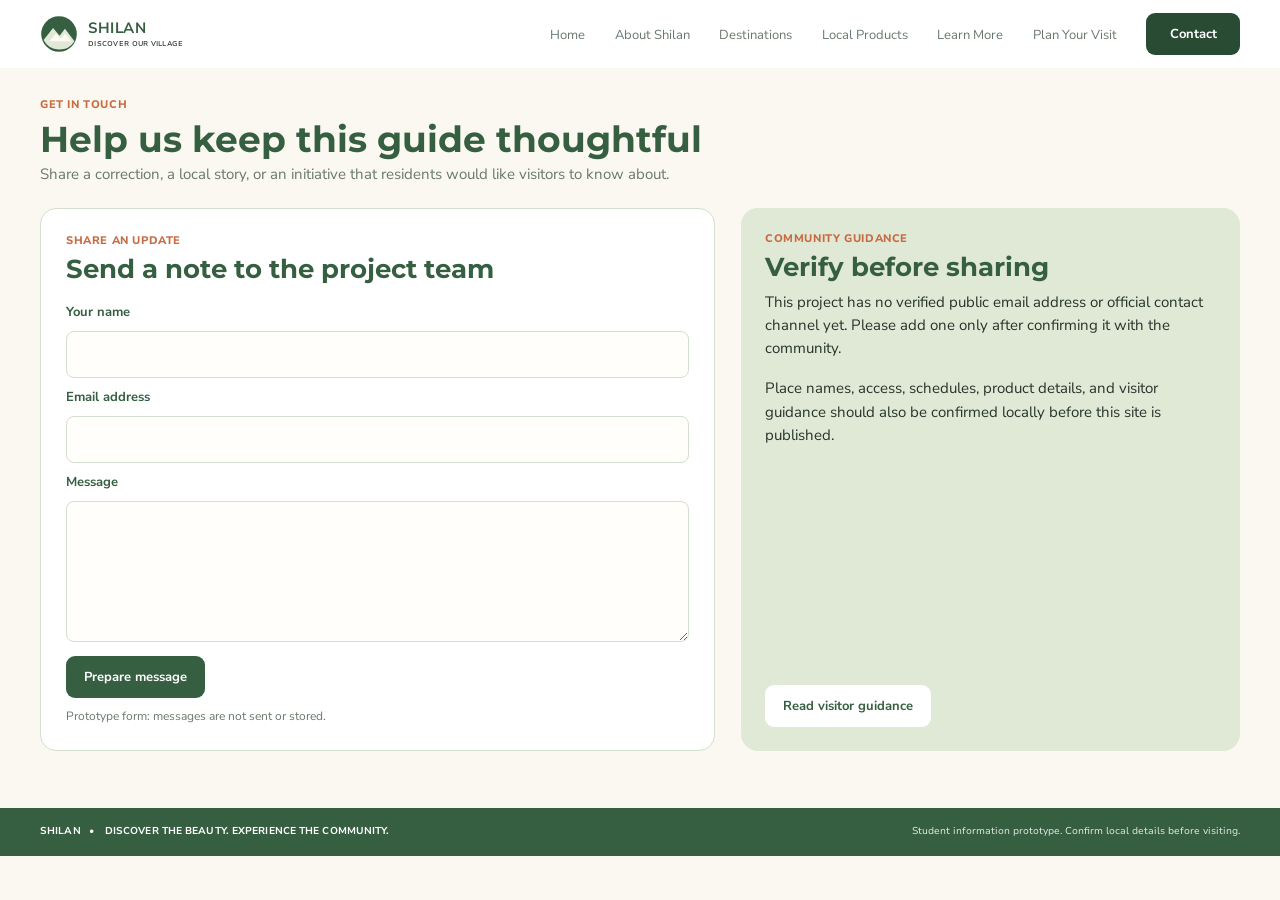
<file: contact.html>
<!doctype html>
<html lang="en">
<head>
  <meta charset="utf-8">
  <meta name="viewport" content="width=device-width, initial-scale=1">
  <meta name="description" content="A community-led introduction to Shilan in La Trinidad, Benguet.">
  <title>Contact | Shilan</title>
  <link rel="icon" href="images/mark.svg" type="image/svg+xml">
  <link rel="stylesheet" href="css/styles.css">
  <script src="js/site.js" defer></script>
</head>
<body>
  <a class="skip-link" href="#main">Skip to content</a>
  <header class="site-header">
    <div class="header-inner wrap">
      <a class="brand" href="index.html" aria-label="Shilan, home">
        <img src="images/mark.svg" alt="">
        <span><strong>SHILAN</strong><small>Discover our village</small></span>
      </a>
      <button class="menu-toggle" type="button" aria-expanded="false" aria-controls="primary-nav">
        <span class="sr-only">Toggle navigation</span><span class="menu-lines" aria-hidden="true"></span>
      </button>
      <nav class="primary-nav" id="primary-nav" aria-label="Main navigation">
        <a href="index.html">Home</a>
        <a href="about.html">About Shilan</a>
        <a href="destinations.html">Destinations</a>
        <a href="local-products.html">Local Products</a>
        <a href="learn-more.html">Learn More</a>
        <a href="plan-visit.html">Plan Your Visit</a>
        <a class="nav-contact active" href="contact.html" aria-current="page">Contact</a>
      </nav>
    </div>
  </header>
  <main id="main">
    <section class="page-intro wrap">
  <p class="eyebrow">Get in touch</p><h1>Help us keep this guide thoughtful</h1>
  <p>Share a correction, a local story, or an initiative that residents would like visitors to know about.</p>
</section>
<section class="contact-layout wrap">
  <article class="surface-card contact-form-card">
    <p class="eyebrow">Share an update</p><h2>Send a note to the project team</h2>
    <form id="contact-form">
      <label for="name">Your name</label><input id="name" name="name" autocomplete="name" required>
      <label for="email">Email address</label><input id="email" name="email" type="email" autocomplete="email" required>
      <label for="message">Message</label><textarea id="message" name="message" rows="5" required></textarea>
      <button class="button button-primary" type="submit">Prepare message</button>
      <p class="form-note" id="form-status" role="status" aria-live="polite">Prototype form: messages are not sent or stored.</p>
    </form>
  </article>
  <aside class="guidance-card contact-note">
    <p class="eyebrow">Community guidance</p><h2>Verify before sharing</h2>
    <p>This project has no verified public email address or official contact channel yet. Please add one only after confirming it with the community.</p>
    <p>Place names, access, schedules, product details, and visitor guidance should also be confirmed locally before this site is published.</p>
    <a class="button button-light" href="plan-visit.html">Read visitor guidance</a>
  </aside>
</section>
  </main>
  <footer class="site-footer">
    <div class="wrap footer-inner">
      <p><strong>SHILAN</strong><span aria-hidden="true">•</span> Discover the beauty. Experience the community.</p>
      <p class="footer-note">Student information prototype. Confirm local details before visiting.</p>
    </div>
  </footer>
</body>
</html>
</file>
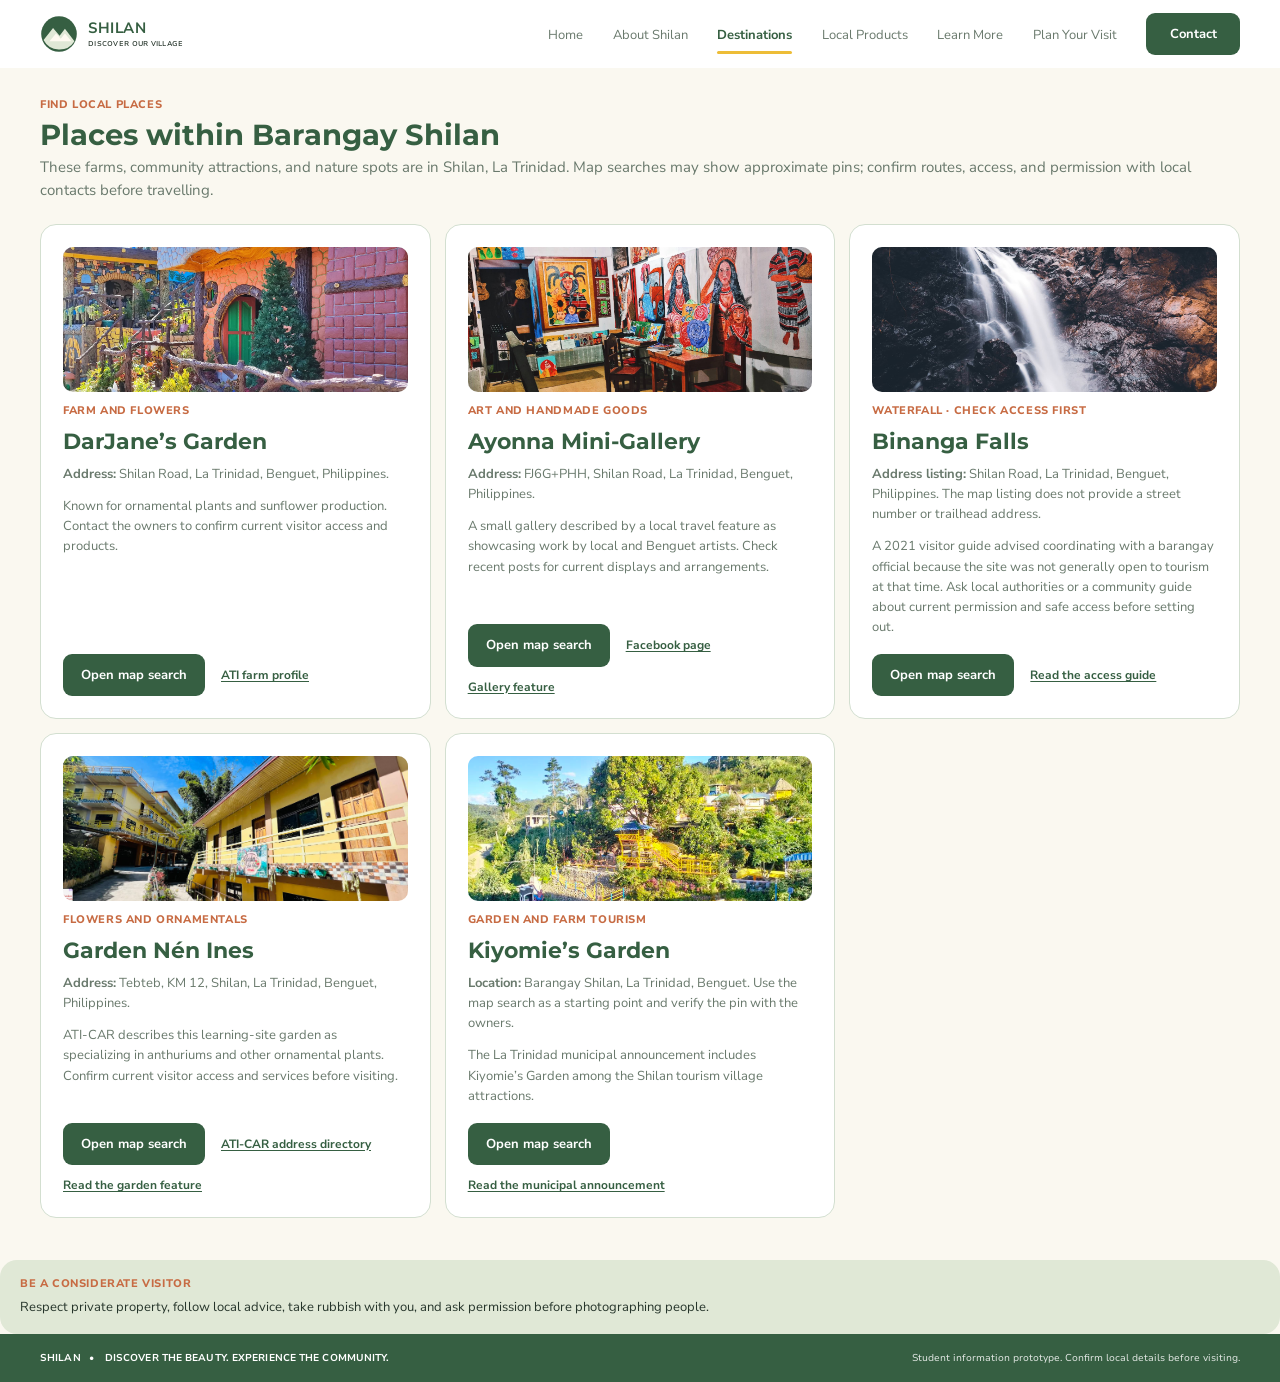
<file: destinations.html>
<!doctype html>
<html lang="en">
<head>
  <meta charset="utf-8">
  <meta name="viewport" content="width=device-width, initial-scale=1">
  <meta name="description" content="A community-led introduction to Shilan in La Trinidad, Benguet.">
  <title>Destinations | Shilan</title>
  <link rel="icon" href="images/mark.svg" type="image/svg+xml">
  <link rel="stylesheet" href="css/styles.css">
  <script src="js/site.js" defer></script>
</head>
<body>
  <a class="skip-link" href="#main">Skip to content</a>
  <header class="site-header">
    <div class="header-inner wrap">
      <a class="brand" href="index.html" aria-label="Shilan, home">
        <img src="images/mark.svg" alt="">
        <span><strong>SHILAN</strong><small>Discover our village</small></span>
      </a>
      <button class="menu-toggle" type="button" aria-expanded="false" aria-controls="primary-nav">
        <span class="sr-only">Toggle navigation</span><span class="menu-lines" aria-hidden="true"></span>
      </button>
      <nav class="primary-nav" id="primary-nav" aria-label="Main navigation">
        <a href="index.html">Home</a>
        <a href="about.html">About Shilan</a>
        <a href="destinations.html" aria-current="page">Destinations</a>
        <a href="local-products.html">Local Products</a>
        <a href="learn-more.html">Learn More</a>
        <a href="plan-visit.html">Plan Your Visit</a>
        <a class="nav-contact" href="contact.html">Contact</a>
      </nav>
    </div>
  </header>
  <main id="main">
    <section class="page-intro wrap">
    <div class="section-heading">
      <p class="eyebrow">Find local places</p>
      <h2 id="named-places-title">Places within Barangay Shilan</h2>
      <p>These farms, community attractions, and nature spots are in Shilan, La Trinidad. Map searches may show approximate pins; confirm routes, access, and permission with local contacts before travelling.</p>
    </div>
    <div class="card-grid three map-grid">
      <article class="surface-card location-card" id="darjanes-garden">
        <img class="location-image" src="images/image1.png" alt="Photo of DarJane’s Garden">
        <p class="eyebrow">Farm and flowers</p>
        <h3>DarJane’s Garden</h3>
        <p class="location-address"><strong>Address:</strong> Shilan Road, La Trinidad, Benguet, Philippines.</p>
        <p>Known for ornamental plants and sunflower production. Contact the owners to confirm current visitor access and products.</p>
        <div class="location-links">
          <a class="button button-primary" href="https://maps.app.goo.gl/fPnQSwp9GECEotYK6" target="_blank" rel="noopener noreferrer">Open map search</a>
          <a href="https://ati2.da.gov.ph/ati-car/content/article/bongbong-l-buli-e/irrigators-association-castillejos-municipality-zambales-visits-la" target="_blank" rel="noopener noreferrer">ATI farm profile</a>
        </div>
      </article>
      <article class="surface-card location-card" id="ayonna-mini-gallery">
        <img class="location-image" src="images/image2.png" alt="Photo of Ayonna Mini-Gallery">
        <p class="eyebrow">Art and handmade goods</p>
        <h3>Ayonna Mini-Gallery</h3>
        <p class="location-address"><strong>Address:</strong> FJ6G+PHH, Shilan Road, La Trinidad, Benguet, Philippines.</p>
        <p>A small gallery described by a local travel feature as showcasing work by local and Benguet artists. Check recent posts for current displays and arrangements.</p>
        <div class="location-links">
          <a class="button button-primary" href="https://www.google.com/maps/search/?api=1&amp;query=Ayonna%20Mini-Gallery%2C%20FJ6G%2BPHH%2C%20Shilan%20Road%2C%20La%20Trinidad%2C%20Benguet" target="_blank" rel="noopener noreferrer">Open map search</a>
          <a href="https://www.facebook.com/ayonnagallerypottery" target="_blank" rel="noopener noreferrer">Facebook page</a>
          <a href="https://turistaboy.com/binanga-falls-la-trinidad-benguet/" target="_blank" rel="noopener noreferrer">Gallery feature</a>
        </div>
      </article>
      <article class="surface-card location-card" id="binanga-falls">
        <img class="location-image" src="images/image3.png" alt="Photo of Binanga Falls">
        <p class="eyebrow">Waterfall · check access first</p>
        <h3>Binanga Falls</h3>
        <p class="location-address"><strong>Address listing:</strong> Shilan Road, La Trinidad, Benguet, Philippines. The map listing does not provide a street number or trailhead address.</p>
        <p>A 2021 visitor guide advised coordinating with a barangay official because the site was not generally open to tourism at that time. Ask local authorities or a community guide about current permission and safe access before setting out.</p>
        <div class="location-links">
          <a class="button button-primary" href="https://www.google.com/maps/search/?api=1&amp;query=Binanga%20Falls%2C%20Shilan%20Road%2C%20La%20Trinidad%2C%20Benguet" target="_blank" rel="noopener noreferrer">Open map search</a>
          <a href="https://turistaboy.com/binanga-falls-la-trinidad-benguet/" target="_blank" rel="noopener noreferrer">Read the access guide</a>
        </div>
      </article>
      <article class="surface-card location-card" id="garden-nen-ines">
        <img class="location-image" src="images/image4.png" alt="Photo of Garden Nén Ines">
        <p class="eyebrow">Flowers and ornamentals</p>
        <h3>Garden Nén Ines</h3>
        <p class="location-address"><strong>Address:</strong> Tebteb, KM 12, Shilan, La Trinidad, Benguet, Philippines.</p>
        <p>ATI-CAR describes this learning-site garden as specializing in anthuriums and other ornamental plants. Confirm current visitor access and services before visiting.</p>
        <div class="location-links">
          <a class="button button-primary" href="https://maps.app.goo.gl/ubcJvoqbWUZe87fy5" target="_blank" rel="noopener noreferrer">Open map search</a>
          <a href="https://ati2.da.gov.ph/ati-car/content/sites/default/files/2026-04/MASTERLIST%20ATI-CAR%20Learning%20Sites%2C%20ESPS%20and%20CUAMF%2C%202026.pdf" target="_blank" rel="noopener noreferrer">ATI-CAR address directory</a>
          <a href="https://ati2.da.gov.ph/ati-car/content/article/admin/clsu-interns-visit-garden-nen-ines-certified-lsa-showcasing-ornamental-plants" target="_blank" rel="noopener noreferrer">Read the garden feature</a>
        </div>
      </article>
      <article class="surface-card location-card" id="kiyomies-garden">
        <img class="location-image" src="images/image5.png" alt="Photo of Kiyomie’s Garden">
        <p class="eyebrow">Garden and farm tourism</p>
        <h3>Kiyomie’s Garden</h3>
        <p class="location-address"><strong>Location:</strong> Barangay Shilan, La Trinidad, Benguet. Use the map search as a starting point and verify the pin with the owners.</p>
        <p>The La Trinidad municipal announcement includes Kiyomie’s Garden among the Shilan tourism village attractions.</p>
        <div class="location-links">
          <a class="button button-primary" href="https://maps.app.goo.gl/oaKdfuZUA9xqwrav9" target="_blank" rel="noopener noreferrer">Open map search</a>
          <a href="https://www.latrinidadbenguet.com/post/ba0ab361" target="_blank" rel="noopener noreferrer">Read the municipal announcement</a>
        </div>
      </article>
    </div>
  </section>
  <aside class="notice-banner"><p class="eyebrow">Be a considerate visitor</p><p>Respect private property, follow local advice, take rubbish with you, and ask permission before photographing people.</p></aside>
</section>
  </main>
  <footer class="site-footer">
    <div class="wrap footer-inner">
      <p><strong>SHILAN</strong><span aria-hidden="true">•</span> Discover the beauty. Experience the community.</p>
      <p class="footer-note">Student information prototype. Confirm local details before visiting.</p>
    </div>
  </footer>
</body>
</html>
</file>
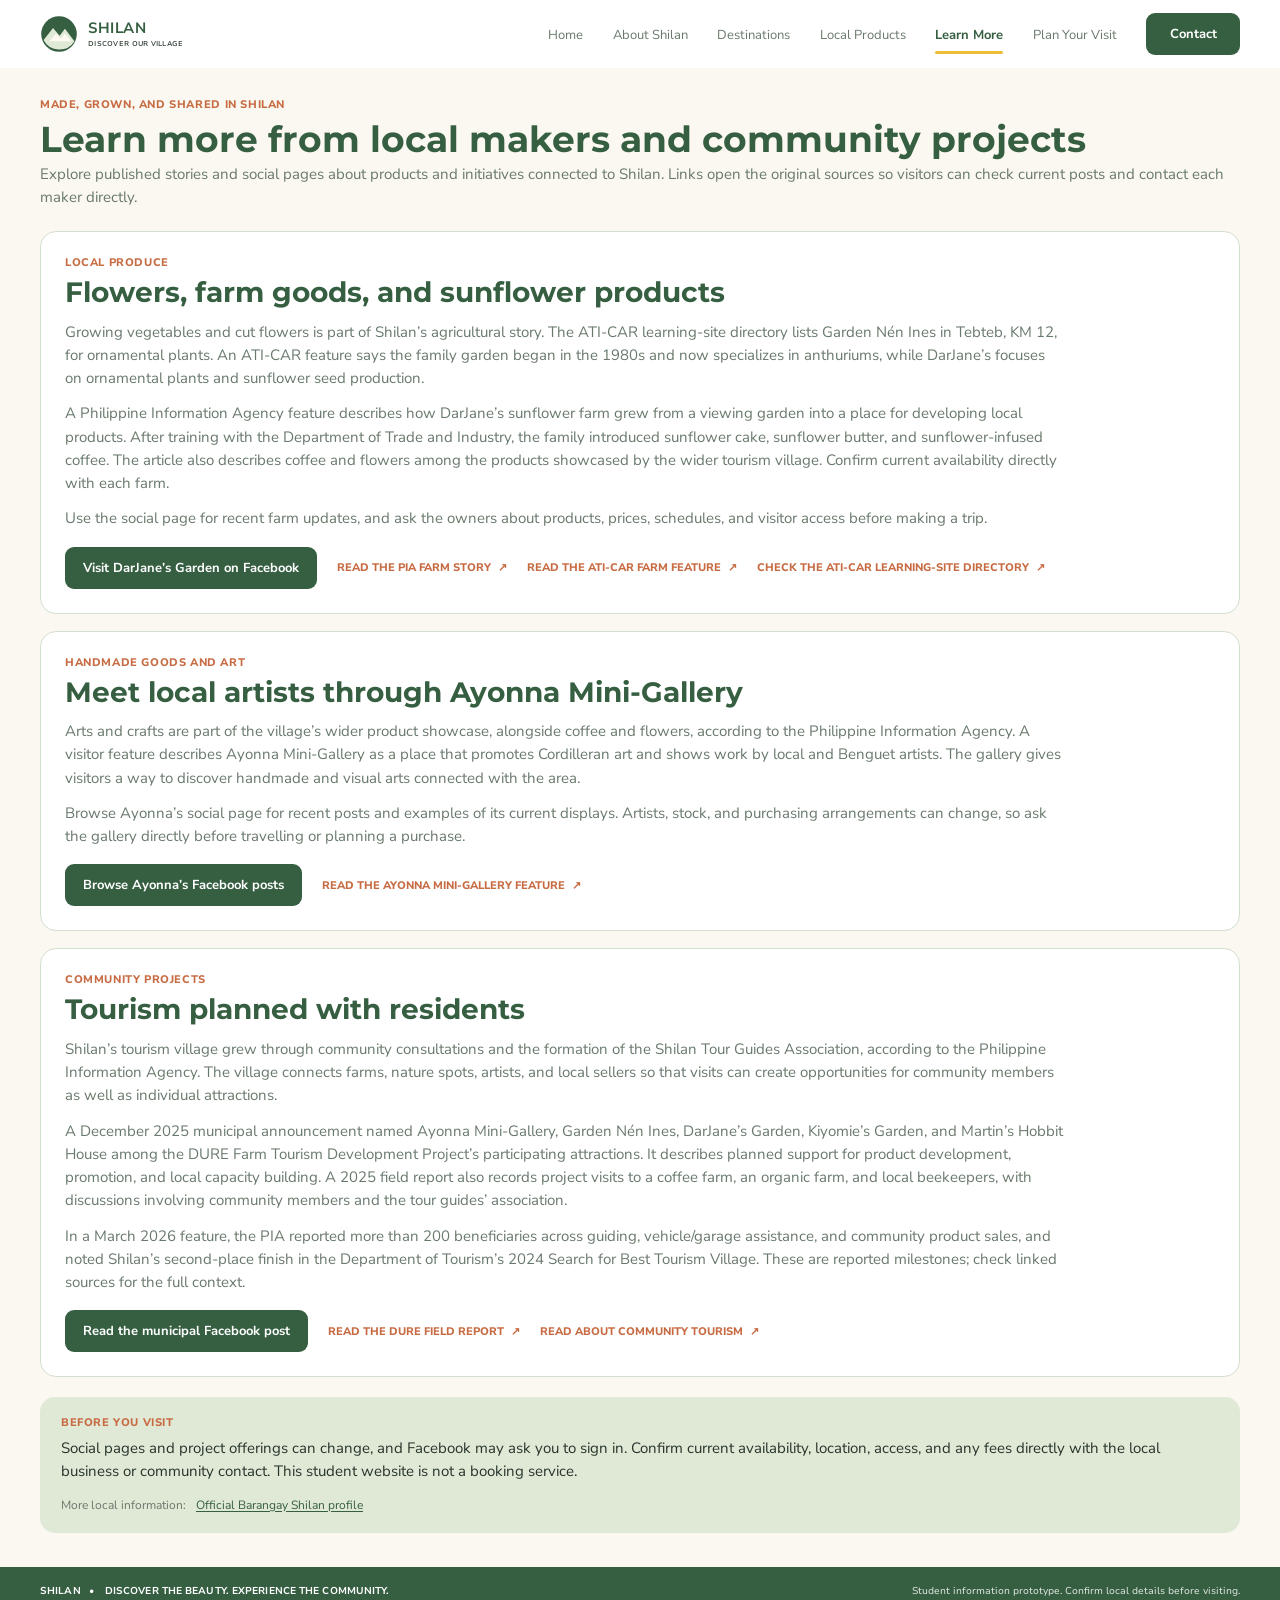
<file: learn-more.html>
<!doctype html>
<html lang="en">
<head>
  <meta charset="utf-8">
  <meta name="viewport" content="width=device-width, initial-scale=1">
  <meta name="description" content="Learn about Shilan's local products, artists, and community tourism projects through local and government sources.">
  <title>Learn More | Shilan</title>
  <link rel="icon" href="images/mark.svg" type="image/svg+xml">
  <link rel="stylesheet" href="css/styles.css">
  <script src="js/site.js" defer></script>
</head>
<body>
  <a class="skip-link" href="#main">Skip to content</a>
  <header class="site-header">
    <div class="header-inner wrap">
      <a class="brand" href="index.html" aria-label="Shilan, home">
        <img src="images/mark.svg" alt="">
        <span><strong>SHILAN</strong><small>Discover our village</small></span>
      </a>
      <button class="menu-toggle" type="button" aria-expanded="false" aria-controls="primary-nav">
        <span class="sr-only">Toggle navigation</span><span class="menu-lines" aria-hidden="true"></span>
      </button>
      <nav class="primary-nav" id="primary-nav" aria-label="Main navigation">
        <a href="index.html">Home</a>
        <a href="about.html">About Shilan</a>
        <a href="destinations.html">Destinations</a>
        <a href="local-products.html">Local Products</a>
        <a href="learn-more.html" aria-current="page">Learn More</a>
        <a href="plan-visit.html">Plan Your Visit</a>
        <a class="nav-contact" href="contact.html">Contact</a>
      </nav>
    </div>
  </header>
  <main id="main">
    <section class="page-intro wrap">
      <p class="eyebrow">Made, grown, and shared in Shilan</p>
      <h1>Learn more from local makers and community projects</h1>
      <p>Explore published stories and social pages about products and initiatives connected to Shilan. Links open the original sources so visitors can check current posts and contact each maker directly.</p>
    </section>
    <section class="learn-grid wrap">
      <article class="surface-card learn-card" id="produce">
        <p class="eyebrow">Local produce</p>
        <h2>Flowers, farm goods, and sunflower products</h2>
        <p>Growing vegetables and cut flowers is part of Shilan’s agricultural story. The ATI-CAR learning-site directory lists Garden Nén Ines in Tebteb, KM 12, for ornamental plants. An ATI-CAR feature says the family garden began in the 1980s and now specializes in anthuriums, while DarJane’s focuses on ornamental plants and sunflower seed production.</p>
        <p>A Philippine Information Agency feature describes how DarJane’s sunflower farm grew from a viewing garden into a place for developing local products. After training with the Department of Trade and Industry, the family introduced sunflower cake, sunflower butter, and sunflower-infused coffee. The article also describes coffee and flowers among the products showcased by the wider tourism village. Confirm current availability directly with each farm.</p>
        <p>Use the social page for recent farm updates, and ask the owners about products, prices, schedules, and visitor access before making a trip.</p>
        <div class="source-actions">
          <a class="button button-primary" href="https://www.facebook.com/darjanesgarden/" target="_blank" rel="noopener noreferrer">Visit DarJane’s Garden on Facebook</a>
          <a class="text-link" href="https://pia.gov.ph/news/sunflowers-to-sustainable-tourism-shilan-blossoms-into-community-tourism-village/" target="_blank" rel="noopener noreferrer">Read the PIA farm story <span aria-hidden="true">↗</span></a>
          <a class="text-link" href="https://ati2.da.gov.ph/ati-car/content/article/bongbong-l-buli-e/irrigators-association-castillejos-municipality-zambales-visits-la" target="_blank" rel="noopener noreferrer">Read the ATI-CAR farm feature <span aria-hidden="true">↗</span></a>
          <a class="text-link" href="https://ati2.da.gov.ph/ati-car/content/sites/default/files/2026-04/MASTERLIST%20ATI-CAR%20Learning%20Sites%2C%20ESPS%20and%20CUAMF%2C%202026.pdf" target="_blank" rel="noopener noreferrer">Check the ATI-CAR learning-site directory <span aria-hidden="true">↗</span></a>
        </div>
      </article>
      <article class="surface-card learn-card" id="handmade">
        <p class="eyebrow">Handmade goods and art</p>
        <h2>Meet local artists through Ayonna Mini-Gallery</h2>
        <p>Arts and crafts are part of the village’s wider product showcase, alongside coffee and flowers, according to the Philippine Information Agency. A visitor feature describes Ayonna Mini-Gallery as a place that promotes Cordilleran art and shows work by local and Benguet artists. The gallery gives visitors a way to discover handmade and visual arts connected with the area.</p>
        <p>Browse Ayonna’s social page for recent posts and examples of its current displays. Artists, stock, and purchasing arrangements can change, so ask the gallery directly before travelling or planning a purchase.</p>
        <div class="source-actions">
          <a class="button button-primary" href="https://www.facebook.com/ayonnagallerypottery" target="_blank" rel="noopener noreferrer">Browse Ayonna’s Facebook posts</a>
          <a class="text-link" href="https://turistaboy.com/binanga-falls-la-trinidad-benguet/" target="_blank" rel="noopener noreferrer">Read the Ayonna Mini-Gallery feature <span aria-hidden="true">↗</span></a>
        </div>
      </article>
      <article class="surface-card learn-card" id="projects">
        <p class="eyebrow">Community projects</p>
        <h2>Tourism planned with residents</h2>
        <p>Shilan’s tourism village grew through community consultations and the formation of the Shilan Tour Guides Association, according to the Philippine Information Agency. The village connects farms, nature spots, artists, and local sellers so that visits can create opportunities for community members as well as individual attractions.</p>
        <p>A December 2025 municipal announcement named Ayonna Mini-Gallery, Garden Nén Ines, DarJane’s Garden, Kiyomie’s Garden, and Martin’s Hobbit House among the DURE Farm Tourism Development Project’s participating attractions. It describes planned support for product development, promotion, and local capacity building. A 2025 field report also records project visits to a coffee farm, an organic farm, and local beekeepers, with discussions involving community members and the tour guides’ association.</p>
        <p>In a March 2026 feature, the PIA reported more than 200 beneficiaries across guiding, vehicle/garage assistance, and community product sales, and noted Shilan’s second-place finish in the Department of Tourism’s 2024 Search for Best Tourism Village. These are reported milestones; check linked sources for the full context.</p>
        <div class="source-actions">
          <a class="button button-primary" href="https://www.facebook.com/share/p/17AjPur4aj/" target="_blank" rel="noopener noreferrer">Read the municipal Facebook post</a>
          <a class="text-link" href="https://streetjournalms.com/community-based-farm-tourism-development-in-benguet/" target="_blank" rel="noopener noreferrer">Read the DURE field report <span aria-hidden="true">↗</span></a>
          <a class="text-link" href="https://pia.gov.ph/news/sunflowers-to-sustainable-tourism-shilan-blossoms-into-community-tourism-village/" target="_blank" rel="noopener noreferrer">Read about community tourism <span aria-hidden="true">↗</span></a>
        </div>
      </article>
    </section>
    <section class="wrap learn-note">
      <p class="eyebrow">Before you visit</p>
      <p>Social pages and project offerings can change, and Facebook may ask you to sign in. Confirm current availability, location, access, and any fees directly with the local business or community contact. This student website is not a booking service.</p>
      <div class="story-sources">
        <span>More local information:</span>
        <a href="https://www.latrinidadbenguet.com/shilan" target="_blank" rel="noopener noreferrer">Official Barangay Shilan profile</a>
      </div>
    </section>
  </main>
  <footer class="site-footer">
    <div class="wrap footer-inner">
      <p><strong>SHILAN</strong><span aria-hidden="true">•</span> Discover the beauty. Experience the community.</p>
      <p class="footer-note">Student information prototype. Confirm local details before visiting.</p>
    </div>
  </footer>
</body>
</html>
</file>
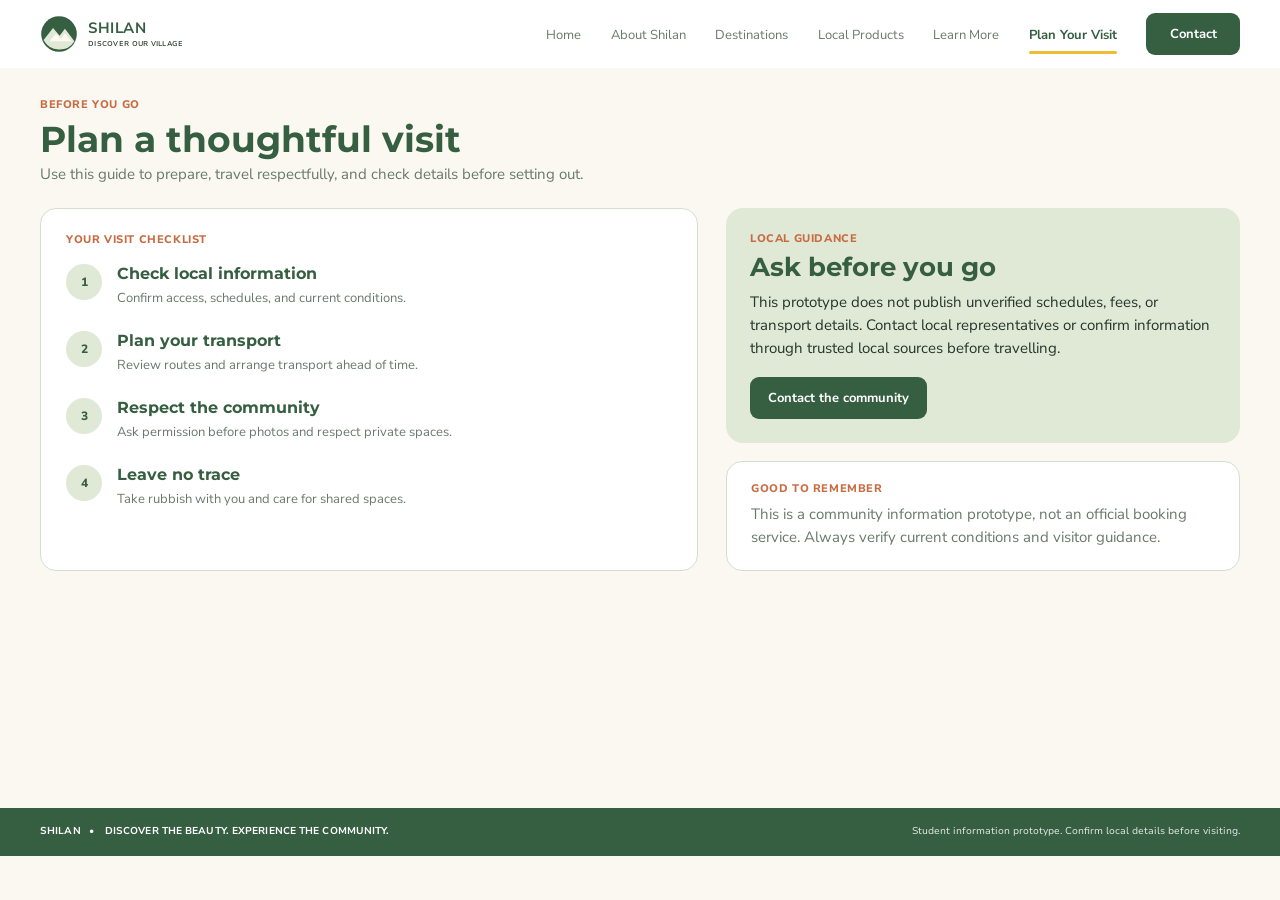
<file: plan-visit.html>
<!doctype html>
<html lang="en">
<head>
  <meta charset="utf-8">
  <meta name="viewport" content="width=device-width, initial-scale=1">
  <meta name="description" content="A community-led introduction to Shilan in La Trinidad, Benguet.">
  <title>Plan Your Visit | Shilan</title>
  <link rel="icon" href="images/mark.svg" type="image/svg+xml">
  <link rel="stylesheet" href="css/styles.css">
  <script src="js/site.js" defer></script>
</head>
<body>
  <a class="skip-link" href="#main">Skip to content</a>
  <header class="site-header">
    <div class="header-inner wrap">
      <a class="brand" href="index.html" aria-label="Shilan, home">
        <img src="images/mark.svg" alt="">
        <span><strong>SHILAN</strong><small>Discover our village</small></span>
      </a>
      <button class="menu-toggle" type="button" aria-expanded="false" aria-controls="primary-nav">
        <span class="sr-only">Toggle navigation</span><span class="menu-lines" aria-hidden="true"></span>
      </button>
      <nav class="primary-nav" id="primary-nav" aria-label="Main navigation">
        <a href="index.html">Home</a>
        <a href="about.html">About Shilan</a>
        <a href="destinations.html">Destinations</a>
        <a href="local-products.html">Local Products</a>
        <a href="learn-more.html">Learn More</a>
        <a href="plan-visit.html" aria-current="page">Plan Your Visit</a>
        <a class="nav-contact" href="contact.html">Contact</a>
      </nav>
    </div>
  </header>
  <main id="main">
    <section class="page-intro wrap">
  <p class="eyebrow">Before you go</p><h1>Plan a thoughtful visit</h1>
  <p>Use this guide to prepare, travel respectfully, and check details before setting out.</p>
</section>
<section class="visit-layout wrap">
  <article class="checklist surface-card">
    <p class="eyebrow">Your visit checklist</p>
    <ol class="steps">
      <li><span class="step-number">1</span><div><h3>Check local information</h3><p>Confirm access, schedules, and current conditions.</p></div></li>
      <li><span class="step-number">2</span><div><h3>Plan your transport</h3><p>Review routes and arrange transport ahead of time.</p></div></li>
      <li><span class="step-number">3</span><div><h3>Respect the community</h3><p>Ask permission before photos and respect private spaces.</p></div></li>
      <li><span class="step-number">4</span><div><h3>Leave no trace</h3><p>Take rubbish with you and care for shared spaces.</p></div></li>
    </ol>
  </article>
  <div class="visit-aside">
    <article class="guidance-card"><p class="eyebrow">Local guidance</p><h2>Ask before you go</h2><p>This prototype does not publish unverified schedules, fees, or transport details. Contact local representatives or confirm information through trusted local sources before travelling.</p><a class="button button-primary" href="contact.html">Contact the community</a></article>
    <article class="surface-card remember-card"><p class="eyebrow">Good to remember</p><p>This is a community information prototype, not an official booking service. Always verify current conditions and visitor guidance.</p></article>
  </div>
</section>
  </main>
  <footer class="site-footer">
    <div class="wrap footer-inner">
      <p><strong>SHILAN</strong><span aria-hidden="true">•</span> Discover the beauty. Experience the community.</p>
      <p class="footer-note">Student information prototype. Confirm local details before visiting.</p>
    </div>
  </footer>
</body>
</html>
</file>
<file: css/styles.css>
@import url('https://fonts.googleapis.com/css2?family=Montserrat:wght@400;500;600;700;800&family=Nunito+Sans:wght@400;500;600;700;800&display=swap');

:root {
  color-scheme: light;
  --green: #365f42;
  --green-dark: #294b33;
  --sage: #78977b;
  --sage-light: #e0e8d6;
  --sage-pale: #eff2e8;
  --cream: #faf8f0;
  --white: #fff;
  --ink: #26352b;
  --muted: #69796c;
  --orange: #c76b43;
  --gold: #edbd37;
  --line: #d3dfd0;
  --heading-font: "Montserrat", sans-serif;
  --body-font: "Nunito Sans", sans-serif;
}

* { box-sizing: border-box; }
html { scroll-behavior: smooth; }
body {
  margin: 0;
  background: var(--cream);
  color: var(--ink);
  font: 15px/1.55 var(--body-font);
}
img { display: block; max-width: 100%; }
a { color: inherit; }
button, input, textarea { font: inherit; }
.wrap { width: min(1200px, calc(100% - 56px)); margin-inline: auto; }
.sr-only, .skip-link:not(:focus) {
  position: absolute; width: 1px; height: 1px; padding: 0; margin: -1px;
  overflow: hidden; clip: rect(0, 0, 0, 0); white-space: nowrap; border: 0;
}
.skip-link:focus {
  position: fixed; z-index: 20; top: 12px; left: 12px; padding: 10px 14px;
  color: var(--white); background: var(--green); border-radius: 6px;
}

.site-header { position: relative; z-index: 4; background: var(--white); }
.header-inner {
  position: relative; min-height: 68px; display: flex; align-items: center; justify-content: space-between;
  gap: 28px;
}
.brand { display: inline-flex; align-items: center; gap: 10px; text-decoration: none; color: var(--green); }
.brand img { width: 38px; height: 38px; }
.brand span { display: grid; line-height: 1.05; }
.brand strong { font: 700 15px/1 var(--body-font); letter-spacing: .04em; }
.brand small { margin-top: 4px; color: var(--ink); font: 600 7px/1 var(--body-font); letter-spacing: .04em; text-transform: uppercase; }
.primary-nav { display: flex; align-items: center; gap: clamp(16px, 2.3vw, 34px); }
.primary-nav a {
  position: relative; padding: 25px 0 22px; color: var(--muted); text-decoration: none;
  font-size: 13px; white-space: nowrap;
}
.primary-nav a:hover, .primary-nav a[aria-current="page"] { color: var(--green); }
.primary-nav a[aria-current="page"] { font-weight: 700; }
.primary-nav a[aria-current="page"]:not(.nav-contact)::after {
  position: absolute; right: 0; bottom: 14px; left: 0; height: 3px; border-radius: 4px;
  background: var(--gold); content: "";
}
.primary-nav .nav-contact {
  min-width: 94px; padding: 11px 18px; border-radius: 9px; background: var(--green);
  color: var(--white); text-align: center; font-weight: 700;
}
.primary-nav .nav-contact:hover, .primary-nav .nav-contact.active { background: var(--green-dark); color: var(--white); }
.menu-toggle { display: none; }

main { min-height: calc(100vh - 160px); }
h1, h2, h3, p { margin-top: 0; }
h1, h2, h3, h4, h5, h6 { font-family: var(--heading-font); }
h1, h2 { color: var(--green); line-height: 1.12; }
h1 { margin-bottom: 7px; font-size: clamp(2rem, 3vw, 2.7rem); }
h2 { margin-bottom: 9px; font-size: clamp(1.55rem, 2.3vw, 2.05rem); }
h3 { margin-bottom: 8px; color: var(--green); font-size: 1.1rem; line-height: 1.25; }
p { margin-bottom: 12px; }
.eyebrow {
  margin-bottom: 7px; color: var(--orange); font-size: 11px; font-weight: 800;
  letter-spacing: .055em; line-height: 1.25; text-transform: uppercase;
}
.lead { max-width: 510px; font-size: 16px; line-height: 1.5; }
.muted, .page-intro > p:last-child { color: var(--muted); }

.hero {
  min-height: 306px; margin-top: 20px; padding: 28px 32px; display: grid;
  grid-template-columns: 1fr 1.12fr; align-items: center; gap: 34px;
  overflow: hidden; border-radius: 22px; background: var(--sage-light);
}
.hero-copy { padding: 6px 0; }
.hero h1 { max-width: 480px; margin-bottom: 12px; font-size: clamp(2rem, 3vw, 2.6rem); }
.hero .lead { max-width: 440px; }
.hero-art { align-self: stretch; min-height: 235px; margin: 0; display: flex; flex-direction: column; justify-content: flex-end; gap: 5px; }
.hero-art img { width: 100%; height: 240px; max-height: 240px; border-radius: 13px; object-fit: cover; object-position: center; }
.photo-credit { margin: 0; color: var(--muted); font-size: 10px; line-height: 1.35; }
.photo-credit a { color: var(--green); text-decoration: underline; text-underline-offset: 2px; }
.photo-credit a:hover { color: var(--orange); }
.button-row { display: flex; flex-wrap: wrap; align-items: center; gap: 10px; margin-top: 20px; }
.button {
  min-height: 42px; display: inline-flex; align-items: center; justify-content: center;
  padding: 10px 17px; border: 1px solid transparent; border-radius: 9px;
  text-decoration: none; font-size: 13px; font-weight: 700; cursor: pointer;
  transition: transform .15s ease, background-color .15s ease;
}
.button:hover { transform: translateY(-1px); }
.button-primary { background: var(--green); color: var(--white); }
.button-primary:hover { background: var(--green-dark); }
.button-light { background: var(--white); color: var(--green); }
.button-light:hover { background: #f5f4ed; }
.button:focus-visible, a:focus-visible, input:focus-visible, textarea:focus-visible, .menu-toggle:focus-visible {
  outline: 3px solid var(--gold); outline-offset: 3px;
}

.section { padding-top: 24px; padding-bottom: 28px; }
.section-heading { margin: 0 0 22px; }
.section-heading h2 { margin-bottom: 4px; }
.section-heading > p:last-child { margin-bottom: 0; color: var(--muted); }
.card-grid { display: grid; gap: 20px; }
.card-grid.three { grid-template-columns: repeat(3, minmax(0, 1fr)); }
.card-grid.two { grid-template-columns: repeat(2, minmax(0, 1fr)); }
.feature-card, .surface-card, .destination-card {
  border: 1px solid var(--line); border-radius: 16px; background: var(--white);
}
.feature-card { min-height: 172px; padding: 18px; display: flex; flex-direction: column; align-items: flex-start; }
.feature-card p { margin-bottom: 14px; color: var(--muted); font-size: 13px; }
.feature-card h3 { margin: 8px 0 7px; }
.number-chip, .step-number {
  width: 42px; height: 42px; display: inline-grid; place-items: center; flex: 0 0 auto;
  border-radius: 13px; background: var(--sage-light); color: var(--green);
  font-size: 12px; font-weight: 800;
}
.text-link { margin-top: auto; color: var(--orange); text-decoration: none; font-size: 11px; font-weight: 800; text-transform: uppercase; }
.text-link span { display: inline-block; padding-left: 4px; transition: transform .15s ease; }
.text-link:hover span { transform: translateX(3px); }

.page-intro { padding-top: 30px; padding-bottom: 22px; }
.page-intro h1 { margin-bottom: 4px; font-size: clamp(1.9rem, 2.8vw, 2.45rem); }
.page-intro > p:last-child { margin-bottom: 0; }
.split-section { display: grid; grid-template-columns: 1fr 1.03fr; gap: 30px; align-items: stretch; }
.landscape-frame { margin: 0; display: flex; flex-direction: column; overflow: hidden; border-radius: 16px 16px 0 0; background: var(--sage-light); }
.landscape-frame img { width: 100%; min-height: 290px; flex: 1 1 auto; object-fit: cover; }
.landscape-frame .photo-credit { padding: 8px 12px 11px; }
.story-panel { padding: 28px 30px; }
.story-panel h2 { margin: 10px 0 12px; }
.story-panel p:last-child { margin-bottom: 0; }
.story-extended { padding-top: 4px; }
.story-detail { padding: 22px; display: flex; flex-direction: column; }
.story-detail h3 { margin-bottom: 9px; }
.story-detail p { color: var(--muted); }
.story-sources { display: flex; flex-wrap: wrap; align-items: center; gap: 7px 10px; margin-top: 18px; color: var(--muted); font-size: 12px; }
.story-sources a { color: var(--green); text-decoration: underline; text-underline-offset: 2px; }
.values-grid { margin-top: 0; }
.value-card { padding: 18px; border-radius: 14px; background: var(--sage-pale); }
.value-card p { margin-bottom: 0; color: var(--muted); font-size: 13px; }
.destinations-section { padding-top: 0; padding-bottom: 30px; }
.destination-card { overflow: hidden; display: flex; flex-direction: column; }
.destination-card > img { width: calc(100% - 16px); height: 160px; margin: 8px 8px 0; object-fit: cover; border-radius: 12px 12px 0 0; }
.destination-card > .image-credit { margin: 6px 18px 0; }
.destination-copy { min-height: 207px; padding: 17px 18px 18px; display: flex; flex-direction: column; }
.destination-copy .eyebrow { margin-bottom: 8px; }
.destination-copy h2 { margin-bottom: 7px; font-size: 1.45rem; }
.destination-copy p:not(.eyebrow) { color: var(--muted); font-size: 13px; }
.destination-copy .text-link { padding-top: 13px; border-top: 1px solid var(--line); color: var(--green); }
.named-places { margin-top: 34px; }
.map-grid { gap: 14px; }
.location-card { padding: 22px; display: flex; flex-direction: column; align-items: flex-start; }
.location-image { width: 100%; height: 145px; margin-bottom: 12px; border-radius: 10px; object-fit: cover; }
.location-card h3 { margin: 3px 0 9px; font-size: 1.35rem; }
.location-card p:not(.eyebrow) { color: var(--muted); font-size: 13px; }
.location-card .location-address { color: var(--ink); }
.location-links { display: flex; flex-wrap: wrap; align-items: center; gap: 11px 16px; margin-top: auto; padding-top: 5px; }
.location-links a:not(.button) { color: var(--green); font-size: 12px; font-weight: 700; text-decoration: underline; text-underline-offset: 2px; }
.notice-banner, .intro-banner, .guidance-card { border-radius: 17px; background: var(--sage-light); }
.notice-banner { margin-top: 20px; padding: 17px 20px; }
.notice-banner p:last-child, .intro-banner p:last-child { margin-bottom: 0; }
.notice-banner p:last-child { font-size: 13px; }
.intro-banner { margin-bottom: 24px; padding: 22px 25px; }
.intro-banner h2 { margin-bottom: 7px; font-size: 1.55rem; }
.intro-banner p:last-child { max-width: 900px; }
.product-grid { margin-bottom: 20px; }
.product-card { min-height: 200px; }
.product-icon { width: 54px; height: 54px; }
.product-photo { width: 100%; height: 135px; object-fit: cover; border-radius: 11px; }
.product-card .photo-credit { margin: 6px 0 3px; font-size: 9px; }
.product-card h3 { margin-top: 11px; }
.contact-band {
  display: flex; align-items: center; justify-content: space-between; gap: 18px;
  margin-bottom: 28px; padding: 15px 20px; border: 1px solid var(--line); border-radius: 15px; background: var(--white);
}
.contact-band h3 { margin-bottom: 4px; font-size: 1rem; }
.contact-band p { margin-bottom: 0; color: var(--muted); font-size: 13px; }
.visit-layout { display: grid; grid-template-columns: 1.28fr 1fr; gap: 28px; padding-bottom: 38px; }
.checklist { padding: 24px 25px; }
.steps { display: grid; gap: 23px; margin: 17px 0 0; padding: 0; list-style: none; }
.steps li { display: flex; align-items: flex-start; gap: 15px; }
.step-number { width: 36px; height: 36px; border-radius: 50%; }
.steps h3 { margin: 0 0 4px; font-size: 1rem; }
.steps p { margin-bottom: 0; color: var(--muted); font-size: 13px; }
.visit-aside { display: grid; gap: 18px; }
.guidance-card { min-height: 226px; padding: 24px; display: flex; flex-direction: column; align-items: flex-start; }
.guidance-card h2 { font-size: 1.6rem; }
.guidance-card p:not(.eyebrow) { margin-bottom: 17px; }
.guidance-card .button { margin-top: auto; }
.remember-card { padding: 20px 24px; }
.remember-card p:last-child { margin-bottom: 0; color: var(--muted); }
.contact-layout { display: grid; grid-template-columns: 1.15fr .85fr; gap: 26px; padding-bottom: 38px; }
.contact-form-card { padding: 25px; }
.contact-form-card h2 { margin-bottom: 18px; font-size: 1.6rem; }
.contact-form-card form { display: grid; gap: 9px; }
.contact-form-card label { color: var(--green); font-size: 13px; font-weight: 700; }
.contact-form-card input, .contact-form-card textarea {
  width: 100%; padding: 11px 12px; border: 1px solid var(--line); border-radius: 8px;
  background: #fffefa; color: var(--ink);
}
.contact-form-card textarea { resize: vertical; }
.contact-form-card button { justify-self: start; margin-top: 5px; }
.form-note { margin: 0; color: var(--muted); font-size: 12px; }
.contact-note { min-height: 100%; }
.contact-note .button { margin-top: auto; }
.learn-grid { display: grid; gap: 17px; padding-bottom: 20px; }
.learn-card { padding: 24px; }
.learn-card h2 { margin-bottom: 12px; font-size: clamp(1.45rem, 2.2vw, 1.85rem); }
.learn-card p:not(.eyebrow) { max-width: 1000px; color: var(--muted); }
.source-actions { display: flex; flex-wrap: wrap; align-items: center; gap: 12px 20px; margin-top: 16px; }
.source-actions .text-link { margin-top: 0; }
.learn-note { margin-bottom: 34px; padding: 19px 21px; border-radius: 15px; background: var(--sage-light); }
.learn-note > p:not(.eyebrow) { margin-bottom: 0; }
.learn-note .story-sources { margin-top: 12px; }

.site-footer { min-height: 48px; background: var(--green); color: var(--white); }
.footer-inner { min-height: 48px; display: flex; align-items: center; justify-content: space-between; gap: 18px; }
.footer-inner p { margin: 0; font-size: 10px; font-weight: 700; letter-spacing: .01em; text-transform: uppercase; }
.footer-inner p span { padding-inline: 8px; }
.footer-inner .footer-note { font-size: 10px; font-weight: 400; letter-spacing: 0; text-transform: none; opacity: .86; }

@media (max-width: 920px) {
  .wrap { width: min(740px, calc(100% - 40px)); }
  .header-inner { min-height: 64px; }
  .menu-toggle {
    width: 42px; height: 42px; display: grid; place-items: center; border: 1px solid var(--line);
    border-radius: 9px; background: var(--white); cursor: pointer;
  }
  .menu-lines, .menu-lines::before, .menu-lines::after { width: 19px; height: 2px; display: block; border-radius: 2px; background: var(--green); content: ""; }
  .menu-lines { position: relative; }
  .menu-lines::before, .menu-lines::after { position: absolute; left: 0; }
  .menu-lines::before { top: -6px; }
  .menu-lines::after { top: 6px; }
  .primary-nav {
    position: absolute; z-index: 5; top: 64px; right: 0; left: 0; display: none;
    padding: 10px 20px 18px; border-top: 1px solid #edf0e8; background: var(--white);
    box-shadow: 0 10px 18px rgb(38 53 43 / 9%); align-items: stretch; flex-direction: column; gap: 0;
  }
  .primary-nav.is-open { display: flex; }
  .primary-nav a { padding: 12px 5px; }
  .primary-nav a[aria-current="page"]:not(.nav-contact)::after { right: auto; bottom: 5px; width: 34px; height: 2px; }
  .primary-nav .nav-contact { margin-top: 5px; }
  .hero { grid-template-columns: 1fr; gap: 16px; padding: 25px; }
  .hero-art { min-height: 180px; }
  .hero-art img { height: 220px; max-height: 220px; }
  .split-section, .visit-layout, .contact-layout { grid-template-columns: 1fr; }
  .landscape-frame img { min-height: 250px; }
  .destination-grid { gap: 15px; }
}
@media (max-width: 620px) {
  body { font-size: 14px; }
  .wrap { width: calc(100% - 32px); }
  .hero { margin-top: 12px; padding: 22px 18px 17px; border-radius: 16px; }
  .hero h1 { font-size: 2.05rem; }
  .hero .lead { font-size: 14px; }
  .hero-art { min-height: 135px; }
  .hero-art img { height: 160px; max-height: 160px; }
  .button-row { margin-top: 16px; }
  .button { min-height: 40px; padding-inline: 13px; font-size: 12px; }
  .section { padding-top: 22px; }
  .card-grid.three { grid-template-columns: 1fr; gap: 12px; }
  .card-grid.two { grid-template-columns: 1fr; gap: 12px; }
  .feature-card { min-height: 154px; }
  .page-intro { padding-top: 25px; padding-bottom: 19px; }
  .split-section { gap: 14px; }
  .story-panel, .checklist, .contact-form-card { padding: 20px; }
  .values-grid { margin-top: 8px; }
  .destination-grid { gap: 14px; }
  .destination-card > img { height: 175px; }
  .destination-copy { min-height: 175px; }
  .location-image { height: 175px; }
  .notice-banner, .intro-banner { padding: 17px; }
  .contact-band { align-items: flex-start; flex-direction: column; }
  .steps { gap: 19px; }
  .visit-layout, .contact-layout { gap: 14px; }
  .guidance-card { padding: 20px; }
  .footer-inner { align-items: flex-start; flex-direction: column; justify-content: center; gap: 5px; padding-block: 11px; }
}
@media (prefers-reduced-motion: reduce) {
  html { scroll-behavior: auto; }
  *, *::before, *::after { transition-duration: .01ms !important; }
}
</file>
